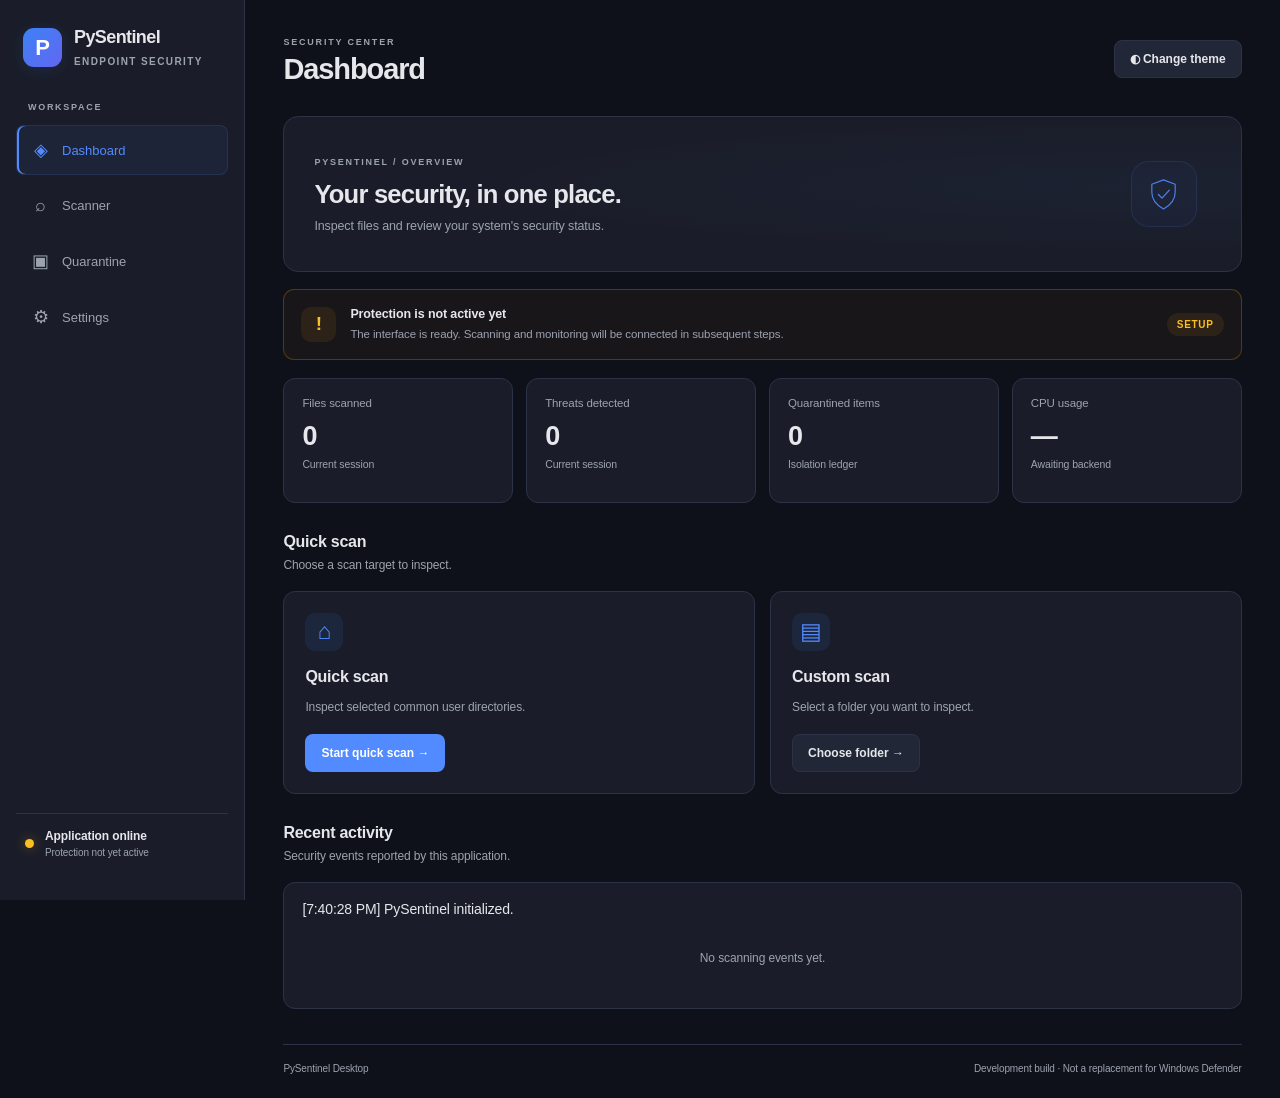
<file: index.html>
<!DOCTYPE html>
<html lang="en">

<head>
    <meta charset="UTF-8">
    <meta name="viewport" content="width=device-width, initial-scale=1.0">
    <meta name="color-scheme" content="dark light">
    <title>PySentinel | Security Center</title>
    <link rel="stylesheet" href="style.css">
</head>

<body>
    <aside class="sidebar">
        <div class="brand">
            <div class="brand-icon">P</div>
            <div>
                <h2>PySentinel</h2>
                <span>ENDPOINT SECURITY</span>
            </div>
        </div>

        <div class="nav-label">WORKSPACE</div>

        <nav>
            <button class="nav-item active" data-view="dashboard">
                <span>◈</span> Dashboard
            </button>
            <button class="nav-item" data-view="scan">
                <span>⌕</span> Scanner
            </button>
            <button class="nav-item" data-view="quarantine">
                <span>▣</span> Quarantine
            </button>
            <button class="nav-item" data-view="settings">
                <span>⚙</span> Settings
            </button>
        </nav>

        <div class="sidebar-bottom">
            <span class="status-dot"></span>
            <div>
                <strong>Application online</strong>
                <small>Protection not yet active</small>
            </div>
        </div>
    </aside>

    <main class="main">
        <header class="topbar">
            <div>
                <span class="eyebrow">SECURITY CENTER</span>
                <h1 id="page-title">Dashboard</h1>
            </div>
            <button id="theme-toggle" class="secondary-btn">
                ◐ Change theme
            </button>
        </header>

        <section class="view active" id="dashboard">
            <div class="welcome">
                <div>
                    <span class="eyebrow">PYSENTINEL / OVERVIEW</span>
                    <h2>Your security, in one place.</h2>
                    <p>Inspect files and review your system's security status.</p>
                </div>

                <div class="shield" aria-hidden="true">
                    <svg viewBox="0 0 48 48" fill="none">
                        <path d="M24 4L40 10V21C40 31 33 39 24 44C15 39 8 31 8 21V10L24 4Z" stroke="currentColor"
                            stroke-width="1.6" stroke-linejoin="round" />
                        <path d="M17 24L22 29L32 18" stroke="currentColor" stroke-width="1.8" stroke-linecap="round"
                            stroke-linejoin="round" />
                    </svg>
                </div>

            </div>

            <div class="security-banner">
                <div class="security-symbol">!</div>
                <div>
                    <strong>Protection is not active yet</strong>
                    <p>The interface is ready. Scanning and monitoring
                        will be connected in subsequent steps.</p>
                </div>
                <span class="pill warning">SETUP</span>
            </div>

            <div class="stats-grid">
                <article class="stat-card">
                    <span>Files scanned</span>
                    <strong id="files-scanned">0</strong>
                    <small>Current session</small>
                </article>
                <article class="stat-card">
                    <span>Threats detected</span>
                    <strong id="threat-count">0</strong>
                    <small>Current session</small>
                </article>
                <article class="stat-card">
                    <span>Quarantined items</span>
                    <strong id="quarantine-count">0</strong>
                    <small>Isolation ledger</small>
                </article>
                <article class="stat-card">
                    <span>CPU usage</span>
                    <strong id="cpu-usage">—</strong>
                    <small>Awaiting backend</small>
                </article>
            </div>

            <div class="section-heading">
                <div>
                    <h3>Quick scan</h3>
                    <p>Choose a scan target to inspect.</p>
                </div>
            </div>

            <div class="scan-options">
                <article class="option-card">
                    <div class="option-icon">⌂</div>
                    <h3>Quick scan</h3>
                    <p>Inspect selected common user directories.</p>
                    <button class="primary-btn scan-action" data-scan="quick">Start quick scan →</button>
                </article>

                <article class="option-card">
                    <div class="option-icon">▤</div>
                    <h3>Custom scan</h3>
                    <p>Select a folder you want to inspect.</p>
                    <button class="secondary-btn scan-action" data-scan="custom">Choose folder →</button>
                </article>
            </div>

            <div class="section-heading">
                <div>
                    <h3>Recent activity</h3>
                    <p>Security events reported by this application.</p>
                </div>
            </div>

            <div class="panel">
                <div id="activity-log" class="activity-log">
                    <p class="empty-state">No scanning events yet.</p>
                </div>
            </div>
        </section>

        <section class="view" id="scan">
            <div class="section-heading">
                <div>
                    <h2>File scanner</h2>
                    <p>Scan accessible files using local detection rules.</p>
                </div>
            </div>

            <div class="panel scan-panel">
                <div class="scan-status-row">
                    <div>
                        <span class="eyebrow">CURRENT SCAN</span>
                        <h3 id="scan-status">Ready to scan</h3>
                    </div>
                    <span class="pill" id="scan-percent">0%</span>
                </div>

                <div class="progress-track">
                    <div id="scan-progress" class="progress-fill"></div>
                </div>

                <p id="scan-detail">No scan is running.</p>

                <div class="button-row">
                    <button class="primary-btn scan-action" data-scan="custom">Choose folder</button>
                    <button id="cancel-scan" class="danger-btn" disabled>
                        Cancel scan
                    </button>
                </div>
            </div>

            <div class="section-heading">
                <h3>Scan events</h3>
            </div>
            <div class="panel">
                <div id="scan-log" class="scan-log">
                    <p class="empty-state">Waiting for a scan.</p>
                </div>
            </div>
        </section>

        <section class="view" id="quarantine">
            <div class="section-heading">
                <div>
                    <h2>Quarantine</h2>
                    <p>Review isolated files and their recorded detection details.</p>
                </div>
            </div>

            <div class="panel table-panel">
                <div class="table-wrap">
                    <table>
                        <thead>
                            <tr>
                                <th>File</th>
                                <th>Detection</th>
                                <th>Date</th>
                                <th>Actions</th>
                            </tr>
                        </thead>
                        <tbody id="quarantine-table">
                            <tr>
                                <td colspan="4" class="empty-state">
                                    No quarantine records loaded.
                                </td>
                            </tr>
                        </tbody>
                    </table>
                </div>
            </div>
            <p class="footnote">Quarantine operations will be connected
                to the Python backend in a later step.</p>
        </section>

        <section class="view" id="settings">
            <div class="section-heading">
                <div>
                    <h2>Settings</h2>
                    <p>Configure the application as its security features are added.</p>
                </div>
            </div>

            <div class="panel settings-panel">
                <div class="setting-row">
                    <div>
                        <strong>Real-time directory monitoring</strong>
                        <p>Monitor selected folders for filesystem changes.</p>
                    </div>
                    <label class="toggle">
                        <input id="monitor-toggle" type="checkbox">
                        <span></span>
                    </label>
                </div>

                <div class="setting-row">
                    <div>
                        <strong>Scan on application startup</strong>
                        <p>Request a scan when the application launches.</p>
                    </div>
                    <label class="toggle">
                        <input id="startup-scan-toggle" type="checkbox">
                        <span></span>
                    </label>
                </div>

                <div class="setting-row">
                    <div>
                        <strong>Interface theme</strong>
                        <p>Switch between dark and light appearance.</p>
                    </div>
                    <button id="settings-theme-toggle" class="secondary-btn">Change theme</button>
                </div>

                <div class="setting-row">
                    <div>
                        <strong>Excluded directories</strong>
                        <p>Exclusions can cause threats in those locations to
                            be missed. Add only directories you trust.</p>
                    </div>
                    <button id="exclusion-button" class="secondary-btn">Manage exclusions</button>
                </div>

                <p id="settings-message" class="footnote">
                    Security settings are not connected to the backend yet.
                </p>
            </div>
        </section>

        <footer>
            <span>PySentinel Desktop</span>
            <span>Development build · Not a replacement for Windows Defender</span>
        </footer>
    </main>

    <script src="app.js"></script>
</body>

</html>
</file>
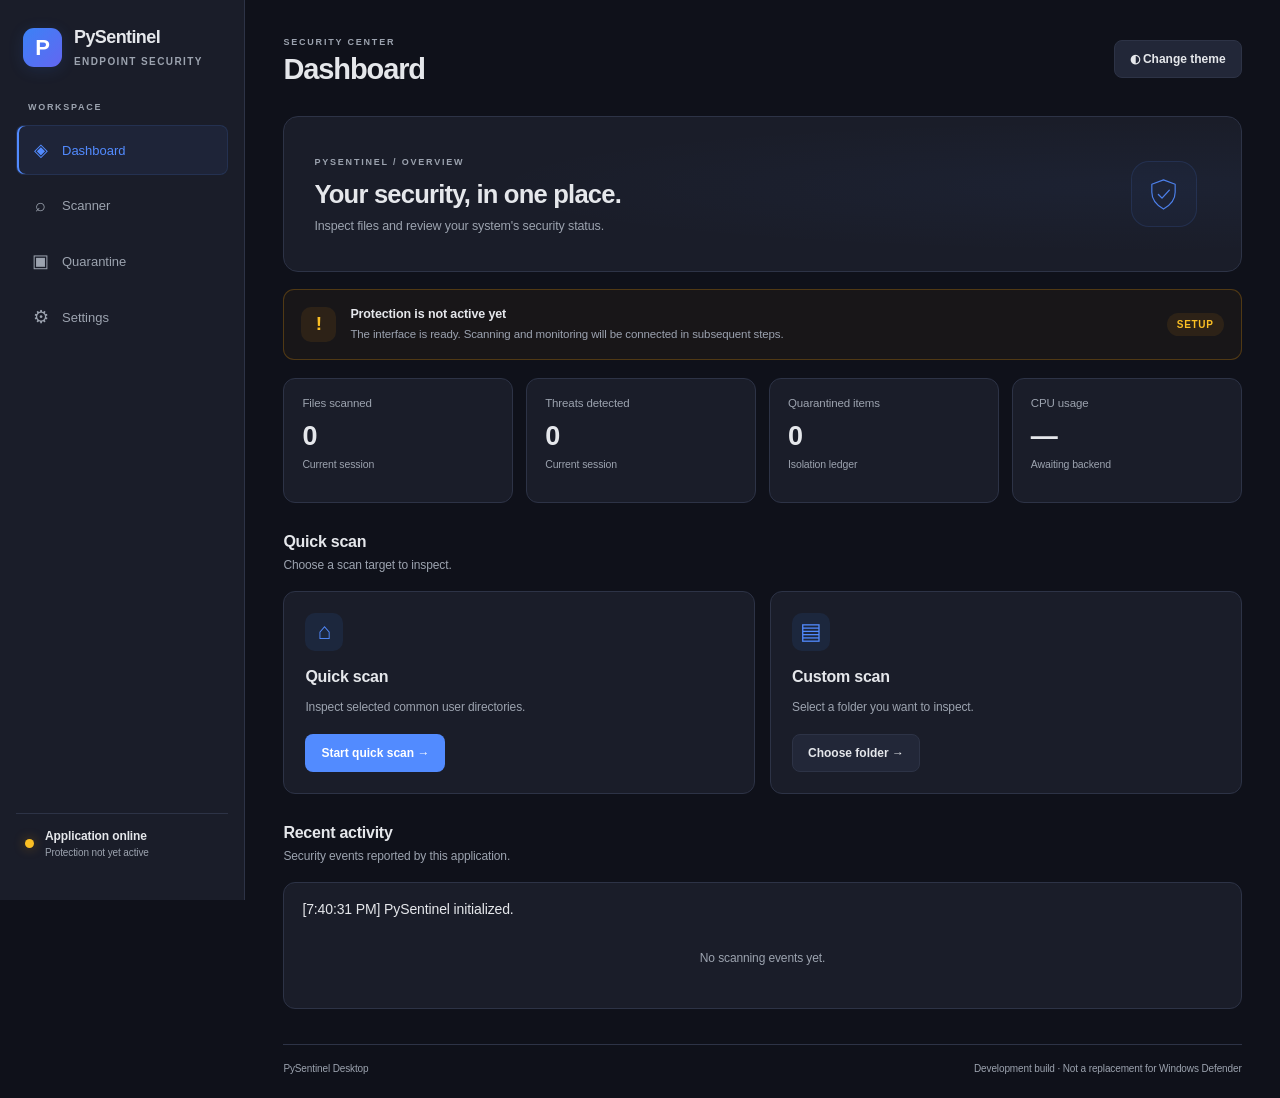
<file: web/index.html>
<!DOCTYPE html>
<html lang="en">

<head>
    <meta charset="UTF-8">
    <meta name="viewport" content="width=device-width, initial-scale=1.0">
    <meta name="color-scheme" content="dark light">
    <title>PySentinel | Security Center</title>
    <link rel="stylesheet" href="style.css">
</head>

<body>
    <aside class="sidebar">
        <div class="brand">
            <div class="brand-icon">P</div>
            <div>
                <h2>PySentinel</h2>
                <span>ENDPOINT SECURITY</span>
            </div>
        </div>

        <div class="nav-label">WORKSPACE</div>

        <nav>
            <button class="nav-item active" data-view="dashboard">
                <span>◈</span> Dashboard
            </button>
            <button class="nav-item" data-view="scan">
                <span>⌕</span> Scanner
            </button>
            <button class="nav-item" data-view="quarantine">
                <span>▣</span> Quarantine
            </button>
            <button class="nav-item" data-view="settings">
                <span>⚙</span> Settings
            </button>
        </nav>

        <div class="sidebar-bottom">
            <span class="status-dot"></span>
            <div>
                <strong>Application online</strong>
                <small>Protection not yet active</small>
            </div>
        </div>
    </aside>

    <main class="main">
        <header class="topbar">
            <div>
                <span class="eyebrow">SECURITY CENTER</span>
                <h1 id="page-title">Dashboard</h1>
            </div>
            <button id="theme-toggle" class="secondary-btn">
                ◐ Change theme
            </button>
        </header>

        <section class="view active" id="dashboard">
            <div class="welcome">
                <div>
                    <span class="eyebrow">PYSENTINEL / OVERVIEW</span>
                    <h2>Your security, in one place.</h2>
                    <p>Inspect files and review your system's security status.</p>
                </div>

                <div class="shield" aria-hidden="true">
                    <svg viewBox="0 0 48 48" fill="none">
                        <path d="M24 4L40 10V21C40 31 33 39 24 44C15 39 8 31 8 21V10L24 4Z" stroke="currentColor"
                            stroke-width="1.6" stroke-linejoin="round" />
                        <path d="M17 24L22 29L32 18" stroke="currentColor" stroke-width="1.8" stroke-linecap="round"
                            stroke-linejoin="round" />
                    </svg>
                </div>

            </div>

            <div class="security-banner">
                <div class="security-symbol">!</div>
                <div>
                    <strong>Protection is not active yet</strong>
                    <p>The interface is ready. Scanning and monitoring
                        will be connected in subsequent steps.</p>
                </div>
                <span class="pill warning">SETUP</span>
            </div>

            <div class="stats-grid">
                <article class="stat-card">
                    <span>Files scanned</span>
                    <strong id="files-scanned">0</strong>
                    <small>Current session</small>
                </article>
                <article class="stat-card">
                    <span>Threats detected</span>
                    <strong id="threat-count">0</strong>
                    <small>Current session</small>
                </article>
                <article class="stat-card">
                    <span>Quarantined items</span>
                    <strong id="quarantine-count">0</strong>
                    <small>Isolation ledger</small>
                </article>
                <article class="stat-card">
                    <span>CPU usage</span>
                    <strong id="cpu-usage">—</strong>
                    <small>Awaiting backend</small>
                </article>
            </div>

            <div class="section-heading">
                <div>
                    <h3>Quick scan</h3>
                    <p>Choose a scan target to inspect.</p>
                </div>
            </div>

            <div class="scan-options">
                <article class="option-card">
                    <div class="option-icon">⌂</div>
                    <h3>Quick scan</h3>
                    <p>Inspect selected common user directories.</p>
                    <button class="primary-btn scan-action" data-scan="quick">Start quick scan →</button>
                </article>

                <article class="option-card">
                    <div class="option-icon">▤</div>
                    <h3>Custom scan</h3>
                    <p>Select a folder you want to inspect.</p>
                    <button class="secondary-btn scan-action" data-scan="custom">Choose folder →</button>
                </article>
            </div>

            <div class="section-heading">
                <div>
                    <h3>Recent activity</h3>
                    <p>Security events reported by this application.</p>
                </div>
            </div>

            <div class="panel">
                <div id="activity-log" class="activity-log">
                    <p class="empty-state">No scanning events yet.</p>
                </div>
            </div>
        </section>

        <section class="view" id="scan">
            <div class="section-heading">
                <div>
                    <h2>File scanner</h2>
                    <p>Scan accessible files using local detection rules.</p>
                </div>
            </div>

            <div class="panel scan-panel">
                <div class="scan-status-row">
                    <div>
                        <span class="eyebrow">CURRENT SCAN</span>
                        <h3 id="scan-status">Ready to scan</h3>
                    </div>
                    <span class="pill" id="scan-percent">0%</span>
                </div>

                <div class="progress-track">
                    <div id="scan-progress" class="progress-fill"></div>
                </div>

                <p id="scan-detail">No scan is running.</p>

                <div class="button-row">
                    <button class="primary-btn scan-action" data-scan="custom">Choose folder</button>
                    <button id="cancel-scan" class="danger-btn" disabled>
                        Cancel scan
                    </button>
                </div>
            </div>

            <div class="section-heading">
                <h3>Scan events</h3>
            </div>
            <div class="panel">
                <div id="scan-log" class="scan-log">
                    <p class="empty-state">Waiting for a scan.</p>
                </div>
            </div>
        </section>

        <section class="view" id="quarantine">
            <div class="section-heading">
                <div>
                    <h2>Quarantine</h2>
                    <p>Review isolated files and their recorded detection details.</p>
                </div>
            </div>

            <div class="panel table-panel">
                <div class="table-wrap">
                    <table>
                        <thead>
                            <tr>
                                <th>File</th>
                                <th>Detection</th>
                                <th>Date</th>
                                <th>Actions</th>
                            </tr>
                        </thead>
                        <tbody id="quarantine-table">
                            <tr>
                                <td colspan="4" class="empty-state">
                                    No quarantine records loaded.
                                </td>
                            </tr>
                        </tbody>
                    </table>
                </div>
            </div>
            <p class="footnote">Quarantine operations will be connected
                to the Python backend in a later step.</p>
        </section>

        <section class="view" id="settings">
            <div class="section-heading">
                <div>
                    <h2>Settings</h2>
                    <p>Configure the application as its security features are added.</p>
                </div>
            </div>

            <div class="panel settings-panel">
                <div class="setting-row">
                    <div>
                        <strong>Real-time directory monitoring</strong>
                        <p>Monitor selected folders for filesystem changes.</p>
                    </div>
                    <label class="toggle">
                        <input id="monitor-toggle" type="checkbox">
                        <span></span>
                    </label>
                </div>

                <div class="setting-row">
                    <div>
                        <strong>Scan on application startup</strong>
                        <p>Request a scan when the application launches.</p>
                    </div>
                    <label class="toggle">
                        <input id="startup-scan-toggle" type="checkbox">
                        <span></span>
                    </label>
                </div>

                <div class="setting-row">
                    <div>
                        <strong>Interface theme</strong>
                        <p>Switch between dark and light appearance.</p>
                    </div>
                    <button id="settings-theme-toggle" class="secondary-btn">Change theme</button>
                </div>

                <div class="setting-row">
                    <div>
                        <strong>Excluded directories</strong>
                        <p>Exclusions can cause threats in those locations to
                            be missed. Add only directories you trust.</p>
                    </div>
                    <button id="exclusion-button" class="secondary-btn">Manage exclusions</button>
                </div>

                <p id="settings-message" class="footnote">
                    Security settings are not connected to the backend yet.
                </p>
            </div>
        </section>

        <footer>
            <span>PySentinel Desktop</span>
            <span>Development build · Not a replacement for Windows Defender</span>
        </footer>
    </main>

    <script src="app.js"></script>
</body>

</html>
</file>
<file: style.css>
:root {
    color-scheme: dark;
    --bg: #0F111A;
    --panel: #1A1D29;
    --panel-hover: #222738;
    --border: #2D3346;
    --text: #E5E7EB;
    --muted: #9CA3AF;
    --blue: #3B82F6;
    --green: #10B981;
    --red: #EF4444;
    --amber: #F59E0B;
}

:root[data-theme="light"] {
    color-scheme: light;
    --bg: #F3F5F9;
    --panel: #FFFFFF;
    --panel-hover: #F1F5F9;
    --border: #DCE2EC;
    --text: #172033;
    --muted: #657188;
    --blue: #2563EB;
    --green: #059669;
    --red: #DC2626;
    --amber: #B45309;
}

* {
    box-sizing: border-box;
}

body {
    margin: 0;
    background: var(--bg);
    color: var(--text);
    font-family: "Segoe UI", Arial, sans-serif;
    font-size: 14px;
    transition: background .25s, color .25s;
}

button {
    font: inherit;
}

button:focus-visible {
    outline: 2px solid var(--blue);
    outline-offset: 3px;
}

.sidebar {
    position: fixed;
    inset: 0 auto 0 0;
    width: 245px;
    padding: 27px 17px;
    display: flex;
    flex-direction: column;
    background: var(--panel);
    border-right: 1px solid var(--border);
    z-index: 5;
}

.brand {
    display: flex;
    align-items: center;
    gap: 12px;
    padding: 0 7px 36px;
}

.brand-icon {
    display: grid;
    place-items: center;
    width: 42px;
    height: 42px;
    border-radius: 12px;
    background: linear-gradient(135deg, #3B82F6, #6366F1);
    color: white;
    font-size: 24px;
    font-weight: 800;
    box-shadow: 0 0 25px #3B82F633;
}

.brand h2 {
    margin: 0 0 4px;
    font-size: 19px;
}

.brand span,
.eyebrow,
.nav-label {
    color: var(--muted);
    font-size: 10px;
    font-weight: 700;
    letter-spacing: 1.4px;
}

.nav-label {
    padding: 0 12px 13px;
}

nav {
    display: grid;
    gap: 6px;
}

.nav-item {
    display: flex;
    align-items: center;
    gap: 12px;
    padding: 13px 14px;
    border: 1px solid transparent;
    border-radius: 9px;
    background: transparent;
    color: var(--muted);
    text-align: left;
    cursor: pointer;
    transition: .2s;
}

.nav-item span {
    width: 19px;
    font-size: 18px;
    text-align: center;
}

.nav-item:hover,
.nav-item.active {
    color: var(--text);
    background: var(--panel-hover);
}

.nav-item.active {
    border-color: var(--border);
    box-shadow: inset 3px 0 var(--blue);
}

.sidebar-bottom {
    display: flex;
    gap: 11px;
    align-items: center;
    margin-top: auto;
    padding: 15px 9px;
    border-top: 1px solid var(--border);
}

.sidebar-bottom strong,
.sidebar-bottom small {
    display: block;
}

.sidebar-bottom strong {
    font-size: 12px;
}

.sidebar-bottom small {
    margin-top: 4px;
    color: var(--muted);
    font-size: 10px;
}

.status-dot {
    width: 9px;
    height: 9px;
    flex: 0 0 auto;
    background: var(--amber);
    border-radius: 50%;
    box-shadow: 0 0 12px #F59E0B66;
}

.main {
    max-width: 1800px;
    margin-left: 245px;
    padding: 29px 36px 20px;
}

.topbar {
    display: flex;
    justify-content: space-between;
    align-items: center;
    margin-bottom: 29px;
}

h1 {
    margin: 5px 0 0;
    font-size: 27px;
}

h2,
h3,
p {
    overflow-wrap: anywhere;
}

h2 {
    font-size: 23px;
}

h3 {
    margin: 0;
    font-size: 16px;
}

p {
    color: var(--muted);
    line-height: 1.65;
}

.welcome {
    display: flex;
    justify-content: space-between;
    align-items: center;
    min-height: 170px;
    padding: 27px 32px;
    border: 1px solid var(--border);
    border-radius: 16px;
    background:
        radial-gradient(ellipse at 85% 20%, #3B82F61A, transparent 55%),
        var(--panel);
    overflow: hidden;
}

.welcome h2 {
    margin: 13px 0 6px;
}

.welcome p {
    margin-bottom: 0;
}

.shield {
    margin-right: 35px;
    color: #3B82F6;
    font-size: 85px;
    opacity: .85;
    animation: float 4s ease-in-out infinite;
    text-shadow: 0 0 40px #3B82F655;
}

.security-banner {
    display: flex;
    align-items: center;
    gap: 14px;
    margin-top: 20px;
    padding: 17px;
    border: 1px solid #F59E0B40;
    border-radius: 12px;
    background: #F59E0B0A;
}

.security-symbol {
    display: grid;
    place-items: center;
    flex: 0 0 auto;
    width: 35px;
    height: 35px;
    border-radius: 10px;
    color: var(--amber);
    background: #F59E0B18;
    font-size: 19px;
    font-weight: 800;
}

.security-banner p {
    margin: 4px 0 0;
    font-size: 12px;
}

.security-banner>div:nth-child(2) {
    flex: 1;
}

.pill {
    display: inline-block;
    padding: 6px 10px;
    border-radius: 30px;
    background: var(--panel-hover);
    color: var(--muted);
    font-size: 10px;
    font-weight: 800;
    letter-spacing: .7px;
}

.pill.warning {
    color: var(--amber);
    background: #F59E0B18;
}

.stats-grid {
    display: grid;
    grid-template-columns: repeat(4, minmax(0, 1fr));
    gap: 15px;
    margin-top: 22px;
}

.stat-card,
.option-card,
.panel {
    background: var(--panel);
    border: 1px solid var(--border);
    border-radius: 13px;
}

.stat-card {
    padding: 20px;
    transition: transform .2s, border-color .2s;
}

.stat-card:hover,
.option-card:hover {
    transform: translateY(-3px);
    border-color: #3B82F680;
}

.stat-card>span,
.stat-card small {
    display: block;
    color: var(--muted);
}

.stat-card>span {
    font-size: 12px;
}

.stat-card strong {
    display: block;
    margin: 15px 0 8px;
    font-size: 29px;
}

.stat-card small {
    font-size: 11px;
}

.section-heading {
    display: flex;
    align-items: center;
    justify-content: space-between;
    margin: 30px 0 15px;
}

.section-heading h2,
.section-heading h3 {
    margin: 0;
}

.section-heading p {
    margin: 5px 0 0;
    font-size: 12px;
}

.scan-options {
    display: grid;
    grid-template-columns: repeat(2, minmax(0, 1fr));
    gap: 15px;
}

.option-card {
    padding: 23px;
    transition: transform .2s, border-color .2s;
}

.option-icon {
    display: grid;
    place-items: center;
    width: 42px;
    height: 42px;
    margin-bottom: 19px;
    border-radius: 11px;
    background: #3B82F619;
    color: var(--blue);
    font-size: 23px;
}

.option-card p {
    min-height: 24px;
    font-size: 12px;
}

.primary-btn,
.secondary-btn,
.danger-btn {
    display: inline-flex;
    justify-content: center;
    align-items: center;
    gap: 8px;
    min-height: 39px;
    padding: 10px 15px;
    border: 1px solid transparent;
    border-radius: 8px;
    cursor: pointer;
    font-weight: 600;
    transition: .2s;
}

.primary-btn {
    background: var(--blue);
    color: white;
}

.primary-btn:hover {
    background: #2563EB;
}

.secondary-btn {
    background: var(--panel-hover);
    border-color: var(--border);
    color: var(--text);
}

.secondary-btn:hover {
    border-color: var(--blue);
}

.danger-btn {
    background: #EF444419;
    border-color: #EF444444;
    color: var(--red);
}

.danger-btn:hover {
    background: #EF44442A;
}

button:disabled {
    opacity: .45;
    cursor: not-allowed;
}

.panel {
    padding: 20px;
}

.activity-log,
.scan-log {
    display: grid;
    gap: 10px;
}

.empty-state {
    margin: 0;
    padding: 22px 10px;
    text-align: center;
    font-size: 12px;
}

.log-entry {
    padding: 11px 12px;
    border-left: 3px solid var(--blue);
    border-radius: 4px;
    background: var(--panel-hover);
    overflow-wrap: anywhere;
}

.log-entry small {
    display: block;
    margin-bottom: 5px;
    color: var(--muted);
}

.log-entry.threat {
    border-left-color: var(--red);
}

.view {
    display: none;
    animation: appear .25s ease;
}

.view.active {
    display: block;
}

.scan-panel {
    padding: 25px;
}

.scan-status-row {
    display: flex;
    justify-content: space-between;
    align-items: center;
}

.scan-status-row h3 {
    margin-top: 9px;
}

.progress-track {
    height: 9px;
    margin: 23px 0 12px;
    border-radius: 20px;
    background: var(--panel-hover);
    overflow: hidden;
}

.progress-fill {
    width: 0;
    height: 100%;
    border-radius: inherit;
    background: linear-gradient(90deg, #3B82F6, #10B981);
    transition: width .2s;
}

.scan-panel>p {
    font-size: 12px;
}

.button-row {
    display: flex;
    flex-wrap: wrap;
    gap: 10px;
    margin-top: 20px;
}

.table-panel {
    padding: 0;
    overflow: hidden;
}

.table-wrap {
    overflow-x: auto;
}

table {
    width: 100%;
    border-collapse: collapse;
    text-align: left;
}

th,
td {
    padding: 16px;
    border-bottom: 1px solid var(--border);
}

th {
    color: var(--muted);
    background: var(--panel-hover);
    font-size: 11px;
}

td {
    font-size: 12px;
}

tbody tr:last-child td {
    border-bottom: 0;
}

.settings-panel {
    padding: 0 23px;
}

.setting-row {
    display: flex;
    align-items: center;
    justify-content: space-between;
    gap: 20px;
    padding: 23px 0;
    border-bottom: 1px solid var(--border);
}

.setting-row p {
    max-width: 560px;
    margin: 6px 0 0;
    font-size: 12px;
}

.footnote {
    padding: 0 3px 15px;
    font-size: 11px;
}

.toggle {
    position: relative;
    width: 43px;
    height: 24px;
    flex: 0 0 auto;
}

.toggle input {
    position: absolute;
    opacity: 0;
}

.toggle span {
    position: absolute;
    inset: 0;
    border-radius: 20px;
    background: #64748B;
    cursor: pointer;
    transition: .2s;
}

.toggle span::before {
    content: "";
    position: absolute;
    left: 3px;
    top: 3px;
    width: 18px;
    height: 18px;
    border-radius: 50%;
    background: white;
    transition: .2s;
}

.toggle input:checked+span {
    background: var(--blue);
}

.toggle input:checked+span::before {
    transform: translateX(19px);
}

.toggle input:focus-visible+span {
    outline: 2px solid var(--blue);
    outline-offset: 3px;
}

footer {
    display: flex;
    justify-content: space-between;
    gap: 15px;
    margin-top: 35px;
    padding-top: 18px;
    border-top: 1px solid var(--border);
    color: var(--muted);
    font-size: 10px;
}

@keyframes float {

    0%,
    100% {
        transform: translateY(0);
    }

    50% {
        transform: translateY(-8px);
    }
}

@keyframes appear {
    from {
        opacity: 0;
        transform: translateY(5px);
    }

    to {
        opacity: 1;
        transform: translateY(0);
    }
}

@media (max-width: 1100px) {
    .sidebar {
        width: 205px;
    }

    .main {
        margin-left: 205px;
        padding: 24px;
    }

    .stats-grid {
        grid-template-columns: repeat(2, minmax(0, 1fr));
    }
}

@media (max-width: 720px) {
    .sidebar {
        position: static;
        width: auto;
        padding: 14px;
    }

    .brand {
        padding-bottom: 16px;
    }

    .nav-label,
    .sidebar-bottom {
        display: none;
    }

    nav {
        grid-template-columns: repeat(4, minmax(0, 1fr));
    }

    .nav-item {
        justify-content: center;
        padding: 10px 5px;
        font-size: 11px;
    }

    .nav-item span {
        display: none;
    }

    .main {
        margin-left: 0;
        padding: 20px 14px;
    }

    .welcome {
        padding: 22px;
    }

    .shield {
        margin-right: 0;
        font-size: 50px;
    }

    .security-banner {
        align-items: flex-start;
    }

    .security-banner .pill {
        display: none;
    }

    .scan-options {
        grid-template-columns: 1fr;
    }

    footer {
        flex-direction: column;
    }
}

@media (prefers-reduced-motion: reduce) {

    *,
    *::before,
    *::after {
        animation-duration: .01ms !important;
        transition-duration: .01ms !important;
    }
}


/* =========================================
   PySentinel — Refined Premium UI
   ========================================= */

:root {
    --blue: #528BFF;
    --green: #34D399;
    --red: #F87171;
    --amber: #FBBF24;
    --panel-radius: 14px;
}

/* Calm, polished motion */
* {
    -webkit-tap-highlight-color: transparent;
}

body {
    letter-spacing: -0.12px;
    transition:
        background-color 220ms ease,
        color 220ms ease;
}

button,
.stat-card,
.option-card,
.nav-item,
.panel,
.welcome,
.security-banner {
    transition:
        background-color 200ms ease,
        border-color 200ms ease,
        color 200ms ease,
        box-shadow 200ms ease,
        transform 200ms ease;
}

/* Sidebar */
.sidebar {
    background: var(--panel);
    border-right-color: var(--border);
    padding: 27px 16px;
}

.brand {
    padding-bottom: 34px;
}

.brand-icon {
    width: 39px;
    height: 39px;
    border-radius: 11px;
    box-shadow: 0 3px 16px #3B82F622;
    font-size: 22px;
}

.brand h2 {
    font-size: 18px;
    font-weight: 650;
    letter-spacing: -0.6px;
}

.nav-label {
    font-size: 9px;
    letter-spacing: 1.7px;
}

.nav-item {
    min-height: 43px;
    border-radius: 8px;
    font-size: 13px;
}

.nav-item.active {
    background: #528BFF12;
    border-color: #528BFF20;
    box-shadow: inset 2px 0 var(--blue);
    color: var(--blue);
}

.nav-item:hover:not(.active) {
    background: var(--panel-hover);
}

/* Header hierarchy */
.main {
    padding: 32px clamp(22px, 3vw, 46px) 24px;
}

.topbar {
    margin-bottom: 30px;
}

h1 {
    font-size: 29px;
    font-weight: 650;
    letter-spacing: -1.1px;
}

h2 {
    font-weight: 620;
    letter-spacing: -0.65px;
}

h3 {
    font-weight: 620;
    letter-spacing: -0.25px;
}

.eyebrow {
    font-size: 9px;
    letter-spacing: 1.8px;
}

/* Refined welcome panel */
.welcome {
    position: relative;
    min-height: 156px;
    padding: 27px 30px;
    border-radius: 15px;
    background:
        radial-gradient(ellipse at 90% 45%,
            #528BFF0B 0%,
            transparent 55%),
        var(--panel);
}

.welcome h2 {
    margin: 12px 0 7px;
    font-size: clamp(21px, 2vw, 26px);
    letter-spacing: -0.8px;
}

.welcome p {
    max-width: 490px;
    margin-top: 0;
    font-size: 12.5px;
}

/* Static, correctly sized shield */
.shield {
    display: grid;
    place-items: center;
    width: 66px;
    height: 66px;
    flex: 0 0 66px;
    margin-right: 14px;
    border: 1px solid #528BFF24;
    border-radius: 18px;
    background: #528BFF0A;
    color: var(--blue);
    opacity: 0.9;
    font-size: initial;
    text-shadow: none;

    /* Explicitly disable the old floating animation */
    animation: none !important;
    transform: none !important;
}

.shield svg {
    display: block;
    width: 35px;
    height: 35px;
}

/* Status banner */
.security-banner {
    margin-top: 17px;
    padding: 15px 17px;
    border-radius: 11px;
}

.security-banner strong {
    font-size: 12.5px;
}

.security-banner p {
    font-size: 11.5px;
}

/* More intentional dashboard grid */
.stats-grid {
    gap: 13px;
    margin-top: 18px;
}

.stat-card {
    min-height: 125px;
    padding: 18px;
    border-radius: 12px;
}

.stat-card>span {
    font-size: 11.5px;
}

.stat-card strong {
    margin: 12px 0 6px;
    font-size: 27px;
    font-weight: 650;
    letter-spacing: -1px;
    font-variant-numeric: tabular-nums;
}

.stat-card small {
    font-size: 10.5px;
}

.stat-card:hover,
.option-card:hover {
    transform: translateY(-2px);
    border-color: #528BFF45;
    box-shadow: 0 8px 22px #0000000A;
}

/* Scan cards */
.option-card {
    padding: 21px;
    border-radius: 12px;
}

.option-icon {
    width: 38px;
    height: 38px;
    margin-bottom: 17px;
    border-radius: 10px;
}

.option-card p {
    font-size: 12px;
}

.primary-btn,
.secondary-btn,
.danger-btn {
    min-height: 38px;
    border-radius: 8px;
    font-size: 12px;
}

.primary-btn {
    background: var(--blue);
}

.primary-btn:hover:not(:disabled) {
    background: #3B76ED;
    box-shadow: 0 4px 14px #528BFF20;
}

.secondary-btn:hover:not(:disabled) {
    border-color: #528BFF55;
}

.danger-btn:hover:not(:disabled) {
    transform: translateY(-1px);
}

/* Cleaner panels and tables */
.panel,
.option-card {
    border-radius: 12px;
}

.panel {
    padding: 18px;
}

.table-panel {
    padding: 0;
}

th {
    font-size: 10px;
    font-weight: 650;
    letter-spacing: 0.35px;
}

td {
    font-size: 12px;
}

th,
td {
    padding: 15px 17px;
}

/* More restrained settings */
.settings-panel {
    padding: 0 22px;
}

.setting-row {
    padding: 21px 0;
}

.setting-row strong {
    font-size: 12.5px;
}

.setting-row p {
    font-size: 11.5px;
}

/* Keep view transitions smooth, without constant movement */
.view {
    animation: view-enter 200ms ease-out both;
}

@keyframes view-enter {
    from {
        opacity: 0;
    }

    to {
        opacity: 1;
    }
}

/* Accessibility */
@media (prefers-reduced-motion: reduce) {

    *,
    *::before,
    *::after {
        animation: none !important;
        transition-duration: 0.01ms !important;
        scroll-behavior: auto !important;
    }
}

/* ==========================================
   PySentinel — Theme Depth Transition
   Cross-dissolve + scale
   ========================================== */

@keyframes theme-depth-out {
    0% {
        opacity: 1;
        transform: scale(1);
        filter: blur(0);
    }

    100% {
        opacity: 0;
        transform: scale(0.975);
        filter: blur(1px);
    }
}

@keyframes theme-depth-in {
    0% {
        opacity: 0;
        transform: scale(1.015);
        filter: blur(1px);
    }

    100% {
        opacity: 1;
        transform: scale(1);
        filter: blur(0);
    }
}

/* Animate the application surface, not the fixed sidebar */
body.theme-depth-out .main {
    animation: theme-depth-out 140ms ease-in both;
}

body.theme-depth-in .main {
    animation: theme-depth-in 280ms cubic-bezier(.2, .75, .25, 1) both;
}

/* Keep the background transition smooth */
body,
.sidebar {
    transition:
        background-color 280ms ease,
        border-color 280ms ease,
        color 280ms ease;
}

/* Respect accessibility preferences */
@media (prefers-reduced-motion: reduce) {

    body.theme-depth-out .main,
    body.theme-depth-in .main {
        animation: none !important;
    }
}

/* PySentinel: full-interface theme depth effect */

#theme-transition-layer {
    position: fixed;
    inset: 0;
    z-index: 9999;
    pointer-events: none;
    background: var(--bg);
    opacity: 0;
    transform: scale(1.025);
    will-change: opacity, transform;
}

#theme-transition-layer.depth-out {
    animation: depthOut 180ms ease-in forwards;
}

#theme-transition-layer.depth-in {
    animation: depthIn 360ms cubic-bezier(.22, .72, .2, 1) forwards;
}

@keyframes depthOut {
    from {
        opacity: 0;
        transform: scale(1);
    }

    to {
        opacity: 0.94;
        transform: scale(0.975);
    }
}

@keyframes depthIn {
    from {
        opacity: 0.94;
        transform: scale(0.975);
    }

    to {
        opacity: 0;
        transform: scale(1);
    }
}

@media (prefers-reduced-motion: reduce) {
    #theme-transition-layer {
        animation: none !important;
    }
}
</file>
<file: web/style.css>
:root {
    color-scheme: dark;
    --bg: #0F111A;
    --panel: #1A1D29;
    --panel-hover: #222738;
    --border: #2D3346;
    --text: #E5E7EB;
    --muted: #9CA3AF;
    --blue: #3B82F6;
    --green: #10B981;
    --red: #EF4444;
    --amber: #F59E0B;
}

:root[data-theme="light"] {
    color-scheme: light;
    --bg: #F3F5F9;
    --panel: #FFFFFF;
    --panel-hover: #F1F5F9;
    --border: #DCE2EC;
    --text: #172033;
    --muted: #657188;
    --blue: #2563EB;
    --green: #059669;
    --red: #DC2626;
    --amber: #B45309;
}

* {
    box-sizing: border-box;
}

body {
    margin: 0;
    background: var(--bg);
    color: var(--text);
    font-family: "Segoe UI", Arial, sans-serif;
    font-size: 14px;
    transition: background .25s, color .25s;
}

button {
    font: inherit;
}

button:focus-visible {
    outline: 2px solid var(--blue);
    outline-offset: 3px;
}

.sidebar {
    position: fixed;
    inset: 0 auto 0 0;
    width: 245px;
    padding: 27px 17px;
    display: flex;
    flex-direction: column;
    background: var(--panel);
    border-right: 1px solid var(--border);
    z-index: 5;
}

.brand {
    display: flex;
    align-items: center;
    gap: 12px;
    padding: 0 7px 36px;
}

.brand-icon {
    display: grid;
    place-items: center;
    width: 42px;
    height: 42px;
    border-radius: 12px;
    background: linear-gradient(135deg, #3B82F6, #6366F1);
    color: white;
    font-size: 24px;
    font-weight: 800;
    box-shadow: 0 0 25px #3B82F633;
}

.brand h2 {
    margin: 0 0 4px;
    font-size: 19px;
}

.brand span,
.eyebrow,
.nav-label {
    color: var(--muted);
    font-size: 10px;
    font-weight: 700;
    letter-spacing: 1.4px;
}

.nav-label {
    padding: 0 12px 13px;
}

nav {
    display: grid;
    gap: 6px;
}

.nav-item {
    display: flex;
    align-items: center;
    gap: 12px;
    padding: 13px 14px;
    border: 1px solid transparent;
    border-radius: 9px;
    background: transparent;
    color: var(--muted);
    text-align: left;
    cursor: pointer;
    transition: .2s;
}

.nav-item span {
    width: 19px;
    font-size: 18px;
    text-align: center;
}

.nav-item:hover,
.nav-item.active {
    color: var(--text);
    background: var(--panel-hover);
}

.nav-item.active {
    border-color: var(--border);
    box-shadow: inset 3px 0 var(--blue);
}

.sidebar-bottom {
    display: flex;
    gap: 11px;
    align-items: center;
    margin-top: auto;
    padding: 15px 9px;
    border-top: 1px solid var(--border);
}

.sidebar-bottom strong,
.sidebar-bottom small {
    display: block;
}

.sidebar-bottom strong {
    font-size: 12px;
}

.sidebar-bottom small {
    margin-top: 4px;
    color: var(--muted);
    font-size: 10px;
}

.status-dot {
    width: 9px;
    height: 9px;
    flex: 0 0 auto;
    background: var(--amber);
    border-radius: 50%;
    box-shadow: 0 0 12px #F59E0B66;
}

.main {
    max-width: 1800px;
    margin-left: 245px;
    padding: 29px 36px 20px;
}

.topbar {
    display: flex;
    justify-content: space-between;
    align-items: center;
    margin-bottom: 29px;
}

h1 {
    margin: 5px 0 0;
    font-size: 27px;
}

h2,
h3,
p {
    overflow-wrap: anywhere;
}

h2 {
    font-size: 23px;
}

h3 {
    margin: 0;
    font-size: 16px;
}

p {
    color: var(--muted);
    line-height: 1.65;
}

.welcome {
    display: flex;
    justify-content: space-between;
    align-items: center;
    min-height: 170px;
    padding: 27px 32px;
    border: 1px solid var(--border);
    border-radius: 16px;
    background:
        radial-gradient(ellipse at 85% 20%, #3B82F61A, transparent 55%),
        var(--panel);
    overflow: hidden;
}

.welcome h2 {
    margin: 13px 0 6px;
}

.welcome p {
    margin-bottom: 0;
}

.shield {
    margin-right: 35px;
    color: #3B82F6;
    font-size: 85px;
    opacity: .85;
    animation: float 4s ease-in-out infinite;
    text-shadow: 0 0 40px #3B82F655;
}

.security-banner {
    display: flex;
    align-items: center;
    gap: 14px;
    margin-top: 20px;
    padding: 17px;
    border: 1px solid #F59E0B40;
    border-radius: 12px;
    background: #F59E0B0A;
}

.security-symbol {
    display: grid;
    place-items: center;
    flex: 0 0 auto;
    width: 35px;
    height: 35px;
    border-radius: 10px;
    color: var(--amber);
    background: #F59E0B18;
    font-size: 19px;
    font-weight: 800;
}

.security-banner p {
    margin: 4px 0 0;
    font-size: 12px;
}

.security-banner>div:nth-child(2) {
    flex: 1;
}

.pill {
    display: inline-block;
    padding: 6px 10px;
    border-radius: 30px;
    background: var(--panel-hover);
    color: var(--muted);
    font-size: 10px;
    font-weight: 800;
    letter-spacing: .7px;
}

.pill.warning {
    color: var(--amber);
    background: #F59E0B18;
}

.stats-grid {
    display: grid;
    grid-template-columns: repeat(4, minmax(0, 1fr));
    gap: 15px;
    margin-top: 22px;
}

.stat-card,
.option-card,
.panel {
    background: var(--panel);
    border: 1px solid var(--border);
    border-radius: 13px;
}

.stat-card {
    padding: 20px;
    transition: transform .2s, border-color .2s;
}

.stat-card:hover,
.option-card:hover {
    transform: translateY(-3px);
    border-color: #3B82F680;
}

.stat-card>span,
.stat-card small {
    display: block;
    color: var(--muted);
}

.stat-card>span {
    font-size: 12px;
}

.stat-card strong {
    display: block;
    margin: 15px 0 8px;
    font-size: 29px;
}

.stat-card small {
    font-size: 11px;
}

.section-heading {
    display: flex;
    align-items: center;
    justify-content: space-between;
    margin: 30px 0 15px;
}

.section-heading h2,
.section-heading h3 {
    margin: 0;
}

.section-heading p {
    margin: 5px 0 0;
    font-size: 12px;
}

.scan-options {
    display: grid;
    grid-template-columns: repeat(2, minmax(0, 1fr));
    gap: 15px;
}

.option-card {
    padding: 23px;
    transition: transform .2s, border-color .2s;
}

.option-icon {
    display: grid;
    place-items: center;
    width: 42px;
    height: 42px;
    margin-bottom: 19px;
    border-radius: 11px;
    background: #3B82F619;
    color: var(--blue);
    font-size: 23px;
}

.option-card p {
    min-height: 24px;
    font-size: 12px;
}

.primary-btn,
.secondary-btn,
.danger-btn {
    display: inline-flex;
    justify-content: center;
    align-items: center;
    gap: 8px;
    min-height: 39px;
    padding: 10px 15px;
    border: 1px solid transparent;
    border-radius: 8px;
    cursor: pointer;
    font-weight: 600;
    transition: .2s;
}

.primary-btn {
    background: var(--blue);
    color: white;
}

.primary-btn:hover {
    background: #2563EB;
}

.secondary-btn {
    background: var(--panel-hover);
    border-color: var(--border);
    color: var(--text);
}

.secondary-btn:hover {
    border-color: var(--blue);
}

.danger-btn {
    background: #EF444419;
    border-color: #EF444444;
    color: var(--red);
}

.danger-btn:hover {
    background: #EF44442A;
}

button:disabled {
    opacity: .45;
    cursor: not-allowed;
}

.panel {
    padding: 20px;
}

.activity-log,
.scan-log {
    display: grid;
    gap: 10px;
}

.empty-state {
    margin: 0;
    padding: 22px 10px;
    text-align: center;
    font-size: 12px;
}

.log-entry {
    padding: 11px 12px;
    border-left: 3px solid var(--blue);
    border-radius: 4px;
    background: var(--panel-hover);
    overflow-wrap: anywhere;
}

.log-entry small {
    display: block;
    margin-bottom: 5px;
    color: var(--muted);
}

.log-entry.threat {
    border-left-color: var(--red);
}

.view {
    display: none;
    animation: appear .25s ease;
}

.view.active {
    display: block;
}

.scan-panel {
    padding: 25px;
}

.scan-status-row {
    display: flex;
    justify-content: space-between;
    align-items: center;
}

.scan-status-row h3 {
    margin-top: 9px;
}

.progress-track {
    height: 9px;
    margin: 23px 0 12px;
    border-radius: 20px;
    background: var(--panel-hover);
    overflow: hidden;
}

.progress-fill {
    width: 0;
    height: 100%;
    border-radius: inherit;
    background: linear-gradient(90deg, #3B82F6, #10B981);
    transition: width .2s;
}

.scan-panel>p {
    font-size: 12px;
}

.button-row {
    display: flex;
    flex-wrap: wrap;
    gap: 10px;
    margin-top: 20px;
}

.table-panel {
    padding: 0;
    overflow: hidden;
}

.table-wrap {
    overflow-x: auto;
}

table {
    width: 100%;
    border-collapse: collapse;
    text-align: left;
}

th,
td {
    padding: 16px;
    border-bottom: 1px solid var(--border);
}

th {
    color: var(--muted);
    background: var(--panel-hover);
    font-size: 11px;
}

td {
    font-size: 12px;
}

tbody tr:last-child td {
    border-bottom: 0;
}

.settings-panel {
    padding: 0 23px;
}

.setting-row {
    display: flex;
    align-items: center;
    justify-content: space-between;
    gap: 20px;
    padding: 23px 0;
    border-bottom: 1px solid var(--border);
}

.setting-row p {
    max-width: 560px;
    margin: 6px 0 0;
    font-size: 12px;
}

.footnote {
    padding: 0 3px 15px;
    font-size: 11px;
}

.toggle {
    position: relative;
    width: 43px;
    height: 24px;
    flex: 0 0 auto;
}

.toggle input {
    position: absolute;
    opacity: 0;
}

.toggle span {
    position: absolute;
    inset: 0;
    border-radius: 20px;
    background: #64748B;
    cursor: pointer;
    transition: .2s;
}

.toggle span::before {
    content: "";
    position: absolute;
    left: 3px;
    top: 3px;
    width: 18px;
    height: 18px;
    border-radius: 50%;
    background: white;
    transition: .2s;
}

.toggle input:checked+span {
    background: var(--blue);
}

.toggle input:checked+span::before {
    transform: translateX(19px);
}

.toggle input:focus-visible+span {
    outline: 2px solid var(--blue);
    outline-offset: 3px;
}

footer {
    display: flex;
    justify-content: space-between;
    gap: 15px;
    margin-top: 35px;
    padding-top: 18px;
    border-top: 1px solid var(--border);
    color: var(--muted);
    font-size: 10px;
}

@keyframes float {

    0%,
    100% {
        transform: translateY(0);
    }

    50% {
        transform: translateY(-8px);
    }
}

@keyframes appear {
    from {
        opacity: 0;
        transform: translateY(5px);
    }

    to {
        opacity: 1;
        transform: translateY(0);
    }
}

@media (max-width: 1100px) {
    .sidebar {
        width: 205px;
    }

    .main {
        margin-left: 205px;
        padding: 24px;
    }

    .stats-grid {
        grid-template-columns: repeat(2, minmax(0, 1fr));
    }
}

@media (max-width: 720px) {
    .sidebar {
        position: static;
        width: auto;
        padding: 14px;
    }

    .brand {
        padding-bottom: 16px;
    }

    .nav-label,
    .sidebar-bottom {
        display: none;
    }

    nav {
        grid-template-columns: repeat(4, minmax(0, 1fr));
    }

    .nav-item {
        justify-content: center;
        padding: 10px 5px;
        font-size: 11px;
    }

    .nav-item span {
        display: none;
    }

    .main {
        margin-left: 0;
        padding: 20px 14px;
    }

    .welcome {
        padding: 22px;
    }

    .shield {
        margin-right: 0;
        font-size: 50px;
    }

    .security-banner {
        align-items: flex-start;
    }

    .security-banner .pill {
        display: none;
    }

    .scan-options {
        grid-template-columns: 1fr;
    }

    footer {
        flex-direction: column;
    }
}

@media (prefers-reduced-motion: reduce) {

    *,
    *::before,
    *::after {
        animation-duration: .01ms !important;
        transition-duration: .01ms !important;
    }
}


/* =========================================
   PySentinel — Refined Premium UI
   ========================================= */

:root {
    --blue: #528BFF;
    --green: #34D399;
    --red: #F87171;
    --amber: #FBBF24;
    --panel-radius: 14px;
}

/* Calm, polished motion */
* {
    -webkit-tap-highlight-color: transparent;
}

body {
    letter-spacing: -0.12px;
    transition:
        background-color 220ms ease,
        color 220ms ease;
}

button,
.stat-card,
.option-card,
.nav-item,
.panel,
.welcome,
.security-banner {
    transition:
        background-color 200ms ease,
        border-color 200ms ease,
        color 200ms ease,
        box-shadow 200ms ease,
        transform 200ms ease;
}

/* Sidebar */
.sidebar {
    background: var(--panel);
    border-right-color: var(--border);
    padding: 27px 16px;
}

.brand {
    padding-bottom: 34px;
}

.brand-icon {
    width: 39px;
    height: 39px;
    border-radius: 11px;
    box-shadow: 0 3px 16px #3B82F622;
    font-size: 22px;
}

.brand h2 {
    font-size: 18px;
    font-weight: 650;
    letter-spacing: -0.6px;
}

.nav-label {
    font-size: 9px;
    letter-spacing: 1.7px;
}

.nav-item {
    min-height: 43px;
    border-radius: 8px;
    font-size: 13px;
}

.nav-item.active {
    background: #528BFF12;
    border-color: #528BFF20;
    box-shadow: inset 2px 0 var(--blue);
    color: var(--blue);
}

.nav-item:hover:not(.active) {
    background: var(--panel-hover);
}

/* Header hierarchy */
.main {
    padding: 32px clamp(22px, 3vw, 46px) 24px;
}

.topbar {
    margin-bottom: 30px;
}

h1 {
    font-size: 29px;
    font-weight: 650;
    letter-spacing: -1.1px;
}

h2 {
    font-weight: 620;
    letter-spacing: -0.65px;
}

h3 {
    font-weight: 620;
    letter-spacing: -0.25px;
}

.eyebrow {
    font-size: 9px;
    letter-spacing: 1.8px;
}

/* Refined welcome panel */
.welcome {
    position: relative;
    min-height: 156px;
    padding: 27px 30px;
    border-radius: 15px;
    background:
        radial-gradient(ellipse at 90% 45%,
            #528BFF0B 0%,
            transparent 55%),
        var(--panel);
}

.welcome h2 {
    margin: 12px 0 7px;
    font-size: clamp(21px, 2vw, 26px);
    letter-spacing: -0.8px;
}

.welcome p {
    max-width: 490px;
    margin-top: 0;
    font-size: 12.5px;
}

/* Static, correctly sized shield */
.shield {
    display: grid;
    place-items: center;
    width: 66px;
    height: 66px;
    flex: 0 0 66px;
    margin-right: 14px;
    border: 1px solid #528BFF24;
    border-radius: 18px;
    background: #528BFF0A;
    color: var(--blue);
    opacity: 0.9;
    font-size: initial;
    text-shadow: none;

    /* Explicitly disable the old floating animation */
    animation: none !important;
    transform: none !important;
}

.shield svg {
    display: block;
    width: 35px;
    height: 35px;
}

/* Status banner */
.security-banner {
    margin-top: 17px;
    padding: 15px 17px;
    border-radius: 11px;
}

.security-banner strong {
    font-size: 12.5px;
}

.security-banner p {
    font-size: 11.5px;
}

/* More intentional dashboard grid */
.stats-grid {
    gap: 13px;
    margin-top: 18px;
}

.stat-card {
    min-height: 125px;
    padding: 18px;
    border-radius: 12px;
}

.stat-card>span {
    font-size: 11.5px;
}

.stat-card strong {
    margin: 12px 0 6px;
    font-size: 27px;
    font-weight: 650;
    letter-spacing: -1px;
    font-variant-numeric: tabular-nums;
}

.stat-card small {
    font-size: 10.5px;
}

.stat-card:hover,
.option-card:hover {
    transform: translateY(-2px);
    border-color: #528BFF45;
    box-shadow: 0 8px 22px #0000000A;
}

/* Scan cards */
.option-card {
    padding: 21px;
    border-radius: 12px;
}

.option-icon {
    width: 38px;
    height: 38px;
    margin-bottom: 17px;
    border-radius: 10px;
}

.option-card p {
    font-size: 12px;
}

.primary-btn,
.secondary-btn,
.danger-btn {
    min-height: 38px;
    border-radius: 8px;
    font-size: 12px;
}

.primary-btn {
    background: var(--blue);
}

.primary-btn:hover:not(:disabled) {
    background: #3B76ED;
    box-shadow: 0 4px 14px #528BFF20;
}

.secondary-btn:hover:not(:disabled) {
    border-color: #528BFF55;
}

.danger-btn:hover:not(:disabled) {
    transform: translateY(-1px);
}

/* Cleaner panels and tables */
.panel,
.option-card {
    border-radius: 12px;
}

.panel {
    padding: 18px;
}

.table-panel {
    padding: 0;
}

th {
    font-size: 10px;
    font-weight: 650;
    letter-spacing: 0.35px;
}

td {
    font-size: 12px;
}

th,
td {
    padding: 15px 17px;
}

/* More restrained settings */
.settings-panel {
    padding: 0 22px;
}

.setting-row {
    padding: 21px 0;
}

.setting-row strong {
    font-size: 12.5px;
}

.setting-row p {
    font-size: 11.5px;
}

/* Keep view transitions smooth, without constant movement */
.view {
    animation: view-enter 200ms ease-out both;
}

@keyframes view-enter {
    from {
        opacity: 0;
    }

    to {
        opacity: 1;
    }
}

/* Accessibility */
@media (prefers-reduced-motion: reduce) {

    *,
    *::before,
    *::after {
        animation: none !important;
        transition-duration: 0.01ms !important;
        scroll-behavior: auto !important;
    }
}

/* ==========================================
   PySentinel — Theme Depth Transition
   Cross-dissolve + scale
   ========================================== */

@keyframes theme-depth-out {
    0% {
        opacity: 1;
        transform: scale(1);
        filter: blur(0);
    }

    100% {
        opacity: 0;
        transform: scale(0.975);
        filter: blur(1px);
    }
}

@keyframes theme-depth-in {
    0% {
        opacity: 0;
        transform: scale(1.015);
        filter: blur(1px);
    }

    100% {
        opacity: 1;
        transform: scale(1);
        filter: blur(0);
    }
}

/* Animate the application surface, not the fixed sidebar */
body.theme-depth-out .main {
    animation: theme-depth-out 140ms ease-in both;
}

body.theme-depth-in .main {
    animation: theme-depth-in 280ms cubic-bezier(.2, .75, .25, 1) both;
}

/* Keep the background transition smooth */
body,
.sidebar {
    transition:
        background-color 280ms ease,
        border-color 280ms ease,
        color 280ms ease;
}

/* Respect accessibility preferences */
@media (prefers-reduced-motion: reduce) {

    body.theme-depth-out .main,
    body.theme-depth-in .main {
        animation: none !important;
    }
}

/* PySentinel: full-interface theme depth effect */

#theme-transition-layer {
    position: fixed;
    inset: 0;
    z-index: 9999;
    pointer-events: none;
    background: var(--bg);
    opacity: 0;
    transform: scale(1.025);
    will-change: opacity, transform;
}

#theme-transition-layer.depth-out {
    animation: depthOut 180ms ease-in forwards;
}

#theme-transition-layer.depth-in {
    animation: depthIn 360ms cubic-bezier(.22, .72, .2, 1) forwards;
}

@keyframes depthOut {
    from {
        opacity: 0;
        transform: scale(1);
    }

    to {
        opacity: 0.94;
        transform: scale(0.975);
    }
}

@keyframes depthIn {
    from {
        opacity: 0.94;
        transform: scale(0.975);
    }

    to {
        opacity: 0;
        transform: scale(1);
    }
}

@media (prefers-reduced-motion: reduce) {
    #theme-transition-layer {
        animation: none !important;
    }
}
</file>
